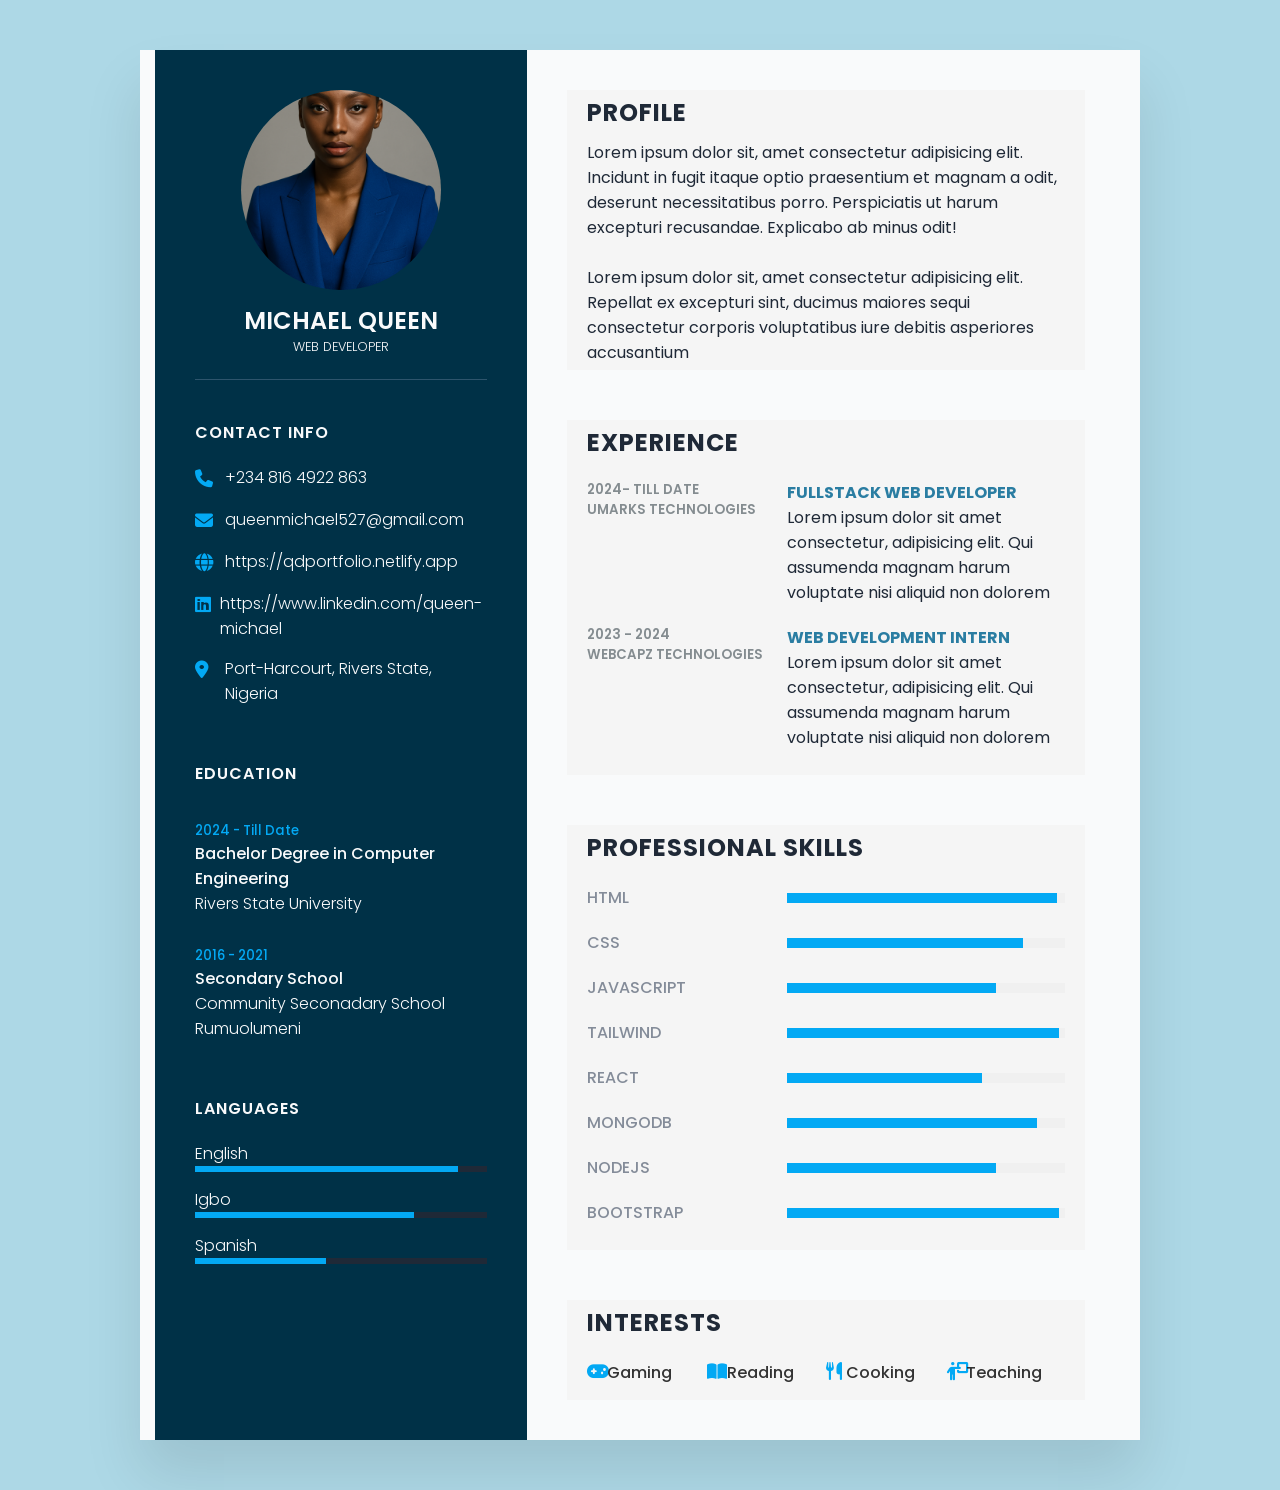
<file: cv.html>
<!DOCTYPE html>
<html lang="en">
  <head>
    <meta charset="UTF-8" />
    <meta name="viewport" content="width=device-width, initial-scale=1.0" />
    <title>Queen Michael.Cv</title>
    <link
      rel="stylesheet"
      href="https://cdnjs.cloudflare.com/ajax/libs/font-awesome/6.7.2/css/all.min.css"
    />
    <link rel="stylesheet" href="/assets/css/style.css" />
  </head>
  <body class="cv_body">
    <div class="container">
      <div class="left_side">
        <div class="profileText">
          <div class="imgBx">
            <img src="/assets/images/profileImg2.png" alt="" />
          </div>
          <h2>Michael Queen <br /><span>Web Developer</span></h2>
        </div>

        <div class="contactInfo">
          <div class="title">Contact Info</div>
          <ul>
            <li>
              <span class="icon"
                ><i class="fa-solid fa-phone" aria-hidden="true"></i
              ></span>
              <span class="text">+234 816 4922 863</span>
            </li>
            <li>
              <span class="icon"
                ><i class="fa-solid fa-envelope" aria-hidden="true"></i
              ></span>
              <span class="text">queenmichael527@gmail.com</span>
            </li>
            <li>
              <span class="icon"
                ><i class="fa-solid fa-globe" aria-hidden="true"></i
              ></span>
              <span class="text">https://qdportfolio.netlify.app</span>
            </li>
            <li>
              <span class="icon"
                ><i class="fa-brands fa-linkedin" aria-hidden="true"></i
              ></span>
              <span class="text">https://www.linkedin.com/queen-michael</span>
            </li>
            <li>
              <span class="icon"
                ><i class="fa-solid fa-location-dot" aria-hidden="true"></i
              ></span>
              <span class="text">Port-Harcourt, Rivers State, Nigeria</span>
            </li>
          </ul>
        </div>

        <div class="contactInfo education">
          <div class="title">Education</div>
          <ul>
            <li>
              <h5>2024 - Till Date</h5>
              <h4>Bachelor Degree in Computer Engineering</h4>
              <h4>Rivers State University</h4>
            </li>
            <li>
              <h5>2016 - 2021</h5>
              <h4>Secondary School</h4>
              <h4>Community Seconadary School Rumuolumeni</h4>
            </li>
          </ul>
        </div>

        <div class="contactInfo language">
          <div class="title">Languages</div>
          <ul>
            <li>
              <span class="text">English</span>
              <span class="percent">
                <div style="width: 90%"></div>
              </span>
            </li>
            <li>
              <span class="text">Igbo</span>
              <span class="percent">
                <div style="width: 75%"></div>
              </span>
            </li>
            <li>
              <span class="text">Spanish</span>
              <span class="percent">
                <div style="width: 45%"></div>
              </span>
            </li>
          </ul>
        </div>
      </div>
      <div class="right_side">
        <div class="about">
          <h2 class="title2">Profile</h2>
          <p>
            Lorem ipsum dolor sit, amet consectetur adipisicing elit. Incidunt
            in fugit itaque optio praesentium et magnam a odit, deserunt
            necessitatibus porro. Perspiciatis ut harum excepturi recusandae.
            Explicabo ab minus odit! <br /><br />
            Lorem ipsum dolor sit, amet consectetur adipisicing elit. Repellat
            ex excepturi sint, ducimus maiores sequi consectetur corporis
            voluptatibus iure debitis asperiores accusantium
          </p>
        </div>
        <div class="about">
          <h2 class="title2">Experience</h2>
          <div class="box">
            <div class="year_company">
              <h5>2024- Till Date</h5>
              <h5>Umarks Technologies</h5>
            </div>
            <div class="text">
              <h4>Fullstack Web Developer</h4>
              <p>
                Lorem ipsum dolor sit amet consectetur, adipisicing elit. Qui
                assumenda magnam harum voluptate nisi aliquid non dolorem
              </p>
            </div>
          </div>
          <div class="box">
            <div class="year_company">
              <h5>2023 - 2024</h5>
              <h5>Webcapz Technologies</h5>
            </div>
            <div class="text">
              <h4>Web Development intern</h4>
              <p>
                Lorem ipsum dolor sit amet consectetur, adipisicing elit. Qui
                assumenda magnam harum voluptate nisi aliquid non dolorem
              </p>
            </div>
          </div>
        </div>
        <div class="about skills">
          <h2 class="title2">Professional Skills</h2>
          <div class="box">
            <h4>Html</h4>
            <div class="percent">
              <div style="width: 97%"></div>
            </div>
          </div>
          <div class="box">
            <h4>Css</h4>
            <div class="percent">
              <div style="width: 85%"></div>
            </div>
          </div>
          <div class="box">
            <h4>Javascript</h4>
            <div class="percent">
              <div style="width: 75%"></div>
            </div>
          </div>
          <div class="box">
            <h4>Tailwind</h4>
            <div class="percent">
              <div style="width: 98%"></div>
            </div>
          </div>
          <div class="box">
            <h4>React</h4>
            <div class="percent">
              <div style="width: 70%"></div>
            </div>
          </div>
          <div class="box">
            <h4>MongoDB</h4>
            <div class="percent">
              <div style="width: 90%"></div>
            </div>
          </div>
          <div class="box">
            <h4>NodeJs</h4>
            <div class="percent">
              <div style="width: 75%"></div>
            </div>
          </div>
          <div class="box">
            <h4>Bootstrap</h4>
            <div class="percent">
              <div style="width: 98%"></div>
            </div>
          </div>
        </div>

        <div class="about Interest">
          <h2 class="title2">Interests</h2>
          <ul>
            <li>
              <i class="fa-solid fa-gamepad" aria-hidden="true"></i>Gaming
            </li>
            <li>
              <i class="fa-solid fa-book-open" aria-hidden="true"></i>Reading
            </li>
            <li>
              <i class="fa-solid fa-utensils" aria-hidden="true"></i>Cooking
            </li>
            <li>
              <i class="fa-solid fa-person-chalkboard" aria-hidden="true"></i
              >Teaching
            </li>
          </ul>
        </div>
      </div>
    </div>
  </body>
</html>
</file>
<file: assets/css/style.css>
@import url("https://fonts.googleapis.com/css2?family=Poppins:ital,wght@0,100;0,200;0,300;0,400;0,500;0,600;0,700;0,800;0,900;1,100;1,200;1,300;1,400;1,500;1,600;1,700;1,800;1,900&display=swap");

* {
  margin: 0;
  padding: 0;
  box-sizing: border-box;
  font-family: "Poppins", sans-serif;
  text-decoration: none;
  list-style-type: none;
}
:root {
  --bg-color: #f9fafb;
  --bg-primary: #2563eb;
  --bg-secondary: #10b981;
  --text-color: #1f2937;
  --Highlight: #facc15;
}

body {
  width: 100%;
  background-color: var(--bg-color);
  color: var(--text-color);
  position: relative;
}

/* General nav */
#header {
  position: fixed;
  width: 100%;
  top: 0;
  left: 0;
  z-index: 999;
  transition: background-color 0.3s ease, backdrop-filter 0.3s ease;
  background: transparent;
}
#header.scrolled {
  background-color: rgba(225, 225, 255, 0.8);
  backdrop-filter: blur(10px);
  box-shadow: 0 2px 5px rgba(0, 0, 0, 0.1);
}
.navigation a {
  color: var(--text-color);
  transition: color 0.3s ease;
}
.navigation a:hover {
  color: var(--bg-primary);
}
.navigation {
  position: fixed;
  top: 0;
  left: 0;
  width: 100%;
  padding: 1rem 5%;
  background-color: rgba(225, 225, 255, 0.1);
  display: flex;
  justify-content: space-between;
  align-items: center;
  backdrop-filter: blur(10px);
  -webkit-backdrop-filter: blur(10px);
  z-index: 1000;
  border-bottom: 1px solid rgba(225, 225, 255, 0.2);
  transition: background 0.3s ease-in-out;
}
.navigation .logo,
.navigation .logo span {
  font-size: 1.5rem;
  font-weight: 600;
}

/* Desktop nav */
.navigation_nav {
  display: flex;
  gap: 2rem;
}
.navigation_nav a {
  font-size: 18px;
  text-decoration: none;
}

/* Hamburger icon (hidden on desktop) */
.hamburger {
  display: none;
  cursor: pointer;
}
.hamburger i {
  font-size: 1.8rem;
  color: var(--bg-primary);
}

/* Mobile nav */
.mobile-nav {
  display: none;
  flex-direction: column;
  position: absolute;
  top: 0;
  left: 0;
  width: 100%;
  background: rgba(255, 255, 255, 0.95);
  z-index: 1000;
  padding: 1rem;
  animation: slideDown 0.3s ease-in-out forwards;
}
.mobile-nav-header {
  display: flex;
  justify-content: space-between;
  align-items: center;
  margin-bottom: 1rem;
  /* border-bottom: 1px solid #ccc; */
}

.mobile-nav a {
  display: block;
  width: 100%;
  padding: 1rem;
  text-align: left;
  border-bottom: 1px solid #ccc;
  color: #333;
  font-weight: 600;
}

.hamburger {
  display: none;
  cursor: pointer;
}

.close-mobile-nav {
  font-size: 2rem;
  cursor: pointer;
}
.mobile-nav a {
  margin: 1rem 0;
  font-size: 1.2rem;
  color: var(--bg-primary);
  text-decoration: none;
}
.close-mobile-nav {
  position: absolute;
  top: 1rem;
  right: 1.5rem;
  font-size: 2rem;
  color: #333;
  cursor: pointer;
}

.Hero {
  background-color: var(--bg-color);
  width: 100%;
  height: 100vh;
  display: flex;
  flex-wrap: wrap; /* helps prevent overflow on smaller screens */
  justify-content: center;
  align-items: center;
  padding: 5px 20px;
  gap: 1rem;
  overflow: hidden;
  margin-top: 15px;
}

.Hero-txt {
  width: 40%;
}

.Hero-txt h1 {
  font-size: 40px;
  padding: 3px 10px;
  color: #1f2937;
}
.Hero-txt .text-animate {
  position: relative;
  width: 32.8rem;
}
.Hero-txt .text-animate h3 {
  font-size: 30px;
  font-weight: 700;
}

.Hero-txt .text-animate h3 span {
  position: relative;
}

.Hero-txt .text-animate h3 span::before {
  content: "Techprenuer";
  color: var(--bg-secondary);
  animation: words 20s infinite;
}
.Hero-txt .text-animate h3 span::after {
  content: "";
  position: absolute;
  width: calc(100% + 8px);
  height: 100%;
  background-color: var(--bg-color);
  right: -8px;
  animation: cursor 0.8s infinite, typing 20s steps(14) infinite;
  border-left: 2px solid var(--main-color);
}

.Hero-txt h3 {
  font-size: 25px;
  font-weight: 500;
  padding: 3px 10px;
}

.Hero-txt p {
  font-size: 1.2rem;
  font-weight: 400;
  padding: 3px 10px;
  line-height: 30px;
}

.Hero-txt .btn {
  color: white;
  background: #000;
  border-radius: 10px;
  padding: 10px;
  border: none;
  font-size: 18px;
  margin: 30px 10px;
  cursor: pointer;
}
.Hero-txt .btn a {
  color: white;
  cursor: pointer;
}

.home-sci {
  width: 170px;
  position: relative;
  padding: 3px 5px;
  bottom: 8%;
  display: flex;
  justify-content: space-between;
}

.home-sci a {
  position: relative;
  display: inline-flex;
  justify-content: center;
  align-items: center;
  width: 40px;
  height: 40px;
  background-color: transparent;
  border: 2px solid var(--bg-secondary);
  border-radius: 50%;
  font-size: 25px;
  color: var(--bg-secondary);
  z-index: 1;
  overflow: hidden;
  transition: 0.5s;
}

.home-sci a:hover {
  color: var(--text-color);
}

.home-sci a::before {
  content: "";
  position: absolute;
  top: 0;
  left: 0;
  width: 0;
  height: 100%;
  background-color: var(--bg-secondary);
  z-index: -1;
  transition: 0.5s;
}

.home-sci a:hover:before {
  width: 100%;
}

.hero-images {
  display: flex;
  justify-content: space-evenly;
  align-items: center;
  width: 50%;
  flex-wrap: wrap;
}

.hero-images .my_pic {
  width: 55%;
  display: flex;
  align-items: center;
  position: relative;
  background-size: contain;
}

.hero-images .my_pic img {
  width: 100%;
}
.tech-icon {
  position: absolute;
  width: 50px;
  height: 50px;
  object-fit: contain;
  z-index: 1;
  transition: transform 0.3s ease;
}
/* Positions for different icons */
.react-icon {
  top: 200px;
  right: 40%;
}
.tailwind-icon {
  top: 300px;
  left: 50%;
}
.node-icon {
  top: 30px;
  right: -50%;
}
.about {
  width: 100%;
  padding: 5px 20px;
  background-color: whitesmoke;
}
.about_intro {
  width: 90%;
  margin: 0 auto;
  text-align: center;
  padding-top: 10px;
}
.about_intro h1 {
  font-size: 35px;
  font-weight: bolder;
  max-width: 100%;
  margin: 0 auto;
  text-align: center;
}
.about_intro p {
  font-size: 1.2rem;
  font-weight: 400;
  padding: 0 10px;
  line-height: 30px;
  color: var(--text-color);
  margin: 0 auto;
  text-align: center;
  max-width: 100%;
}
.about_con {
  width: 90%;
  margin: 0 auto;
  display: flex;
  gap: 4%;
}

.about_txt {
  width: 49%;
  padding-top: 10px;
  padding-bottom: 5px;
}
.about_txt h3 {
  font-size: 25px;
  padding-bottom: 10px;
}
.about_txt p {
  font-size: 1.2rem;
  line-height: 1.6;
  color: var(--text-color);
  padding: 3px 0;
  margin: 0 auto;
  text-align: left;
  max-width: 100%;
}
.about_txt img {
  width: 40%;
  padding-left: 5px;
}
.skill_con {
  width: 45%;
  border-radius: 10px;
  background-color: white;
  padding: 10px 10px 10px 10px;
  box-shadow: 0 4px 10px rgba(0, 123, 255, 0.6);
}
.skill_con h3 {
  text-align: center;
  font-size: 25px;
  padding-bottom: 25px;
}
.skill_con .skill_content {
  display: grid;
  gap: 1rem;
  grid-template-columns: repeat(auto-fit, minmax(120px, 1fr));
}
.skill_con .skill_content div {
  display: flex;
  align-items: center;
  padding-left: 0.2rem;
  padding-right: 0.2rem;
  padding-top: 0.5rem;
  background: white;
  gap: 1;
  border-radius: 8px;
  box-shadow: 0 4px 10px rgba(0, 123, 255, 0.6);
  transition: transform 0.2s ease;
}
.skill_con .skill_content div:hover {
  transform: scale(1.05);
}

.skill_con .skill_content div img {
  width: 40px;
  height: 40px;
  object-fit: contain;
  margin-bottom: 0.5rem;
}

.skill_con .skill_content div span {
  font-size: 18px;
  font-weight: 500;
}

.more_about {
  width: 90%;
  margin: 0 auto;
  margin-top: 30px;
}
.more_about h3 {
  font-size: 25px;
  padding-bottom: 20px;
}
.more_about p {
  font-size: 19px;
  padding-bottom: 20px;
}
.project {
  width: 100%;
  background-color: var(--text-color);
}

.project .project_con {
  width: 90%;
  margin: 0 auto;
}
.project .project_con .project_title {
  display: flex;
  padding-top: 20px;
  padding-bottom: 15px;
  margin-left: 20px;
  color: var(--bg-color);
  /* border-bottom: 0.2rem solid var(--bg-primary); */
}
.project .project_con .project_content {
  display: grid;
  gap: 5px;
  padding-top: 30px;
  grid-template-columns: repeat(auto-fit, minmax(200px, 1fr));
}
.project .project_con .project_content .project_item {
  display: flex;
  flex-direction: column;
  border-radius: 8px;
  margin-left: 4%;
  margin-bottom: 4%;
}

.project .project_con .project_content .project_item img {
  overflow: hidden;
  width: 100%;
  border-top-right-radius: 8px;
  border-top-left-radius: 8px;
}

.project .project_con .project_content .project_item .project_txt {
  width: 100%;
  background-color: peachpuff;
  border-bottom-right-radius: 8px;
  border-bottom-left-radius: 8px;
  padding: 10px;
}

.project .project_con .project_content .project_item .project_txt p {
  line-height: 30px;
  font-size: 1.2rem;
  padding: 10px 5px;
  color: var(--text-color);
}
.project .project_con .project_content .project_item .project_txt .project_btn {
  display: flex;
  align-items: center;
  padding: 1rem;
  gap: 2%;
}
.project
  .project_con
  .project_content
  .project_item
  .project_txt
  .project_btn
  button {
  /* width: 30%; */
  padding: 1rem;
  height: 40px;
  object-fit: contain;
  font-size: 19px;
  color: white;
  background-color: var(--bg-primary);
  border: none;
  border-radius: 8px;
  gap: 1%;
  cursor: pointer;
}
.project
  .project_con
  .project_content
  .project_item
  .project_txt
  .project_btn
  .livebtn {
  display: flex;
  justify-content: center;
  align-items: center;
}

.project
  .project_con
  .project_content
  .project_item
  .project_txt
  .project_btn
  .livebtn
  a {
  display: flex;
  justify-content: center;
  align-items: center;
  color: var(--bg-color);
}
.project
  .project_con
  .project_content
  .project_item
  .project_txt
  .project_btn
  button:nth-child(2) {
  background-color: black;
  display: flex;
  justify-content: center;
  align-items: center;
}
.project
  .project_con
  .project_content
  .project_item
  .project_txt
  .project_btn
  button:nth-child(2)
  a {
  background-color: black;
  display: flex;
  justify-content: center;
  align-items: center;
  color: white;
}
.project
  .project_con
  .project_content
  .project_item
  .project_txt
  .project_btn
  button
  img {
  width: 30px;
}

/* Tesimonial section */
.container {
  max-width: 1170px;
  margin: auto;
  padding: 0 15px;
}
.section-header {
  text-align: center;
  margin-bottom: 50px;
}

.section-header .title {
  font-weight: 35px;
  font-weight: 600;
  text-transform: capitalize;
  color: var(--text-color);
  line-height: 1.2;
}
.Testimonials {
  padding: 100px 0;
  background: var(--bg-color);
}
.testimonials-item {
  padding: 30px;
  border-radius: 30px;
  box-shadow: 0 4px 4px #e5e7eb;
  background-color: hsl(0, 0%, 100%);
}
.testimonials-item .info {
  display: flex;
  align-items: center;
}
.testimonials-item img {
  max-width: 100px;
  height: 100px;
  object-fit: cover;
  border: 2px solid seagreen;
  transition: 0.3s;
  border-radius: 50%;
  margin-right: 20px;
  vertical-align: middle;
}
.testimonials-item .name {
  font-size: 24px;
  text-transform: capitalize;
  font-weight: 600;
  color: var(--text-color);
  line-height: 1.2;
}
.testimonials-item .job {
  text-transform: capitalize;
  color: hsl(0, 0%, 40%);
}
.testimonials-item p {
  margin-top: 20px;
  color: hsl(0, 0%, 40%);
}
.testimonials-item .rating {
  margin-top: 15px;
  font-size: 14px;
  /* color: hsl(36, 88%, 66%); */
  color: var(--Highlight);
}
.Testimonials .swiper-pagination {
  position: relative;
  margin-top: 40px;
  bottom: auto;
}
.swiper-wrapper {
  padding-bottom: 20px;
}
.Testimonials .swiper-pagination-bullet {
  height: 10px;
  width: 10px;
  background-color: var(--Highlight);
}

/* CONTACT SECTION */
.contact {
  padding: 100px 0;
  overflow: hidden;
  background: var(--text-color);
}
.contact .container {
  display: flex;
  flex-wrap: wrap;
  gap: 4rem;
  grid-template-columns: repeat(2, minmax(min-content, 35rem));
  grid-template-rows: repeat(5, min-content);
  /* background: var(--bg-color); */
  border-radius: 0.4rem;
  justify-content: center;
  align-items: flex-start;
}
.contact .container h3 {
  font-size: 1.5rem;
  font-weight: 600;
  text-transform: capitalize;
  color: seagreen;
  line-height: 1.2;
}
.contact .container p {
  margin-top: 10px;
  color: hsl(0, 0%, 100%);
}
.contact-icon {
  display: flex;
  gap: 1rem;
  margin-top: 10px;
}

.contact-icon a .fa-brands {
  width: 2rem;
  font-size: 1.5rem;
  color: var(--bg-primary);
}

.contact-icon img:nth-child(2) {
  width: 2rem;
}
.container-mail {
  margin: 0 auto;
  width: 100%;
  grid-column: 2/3;
  grid-row: 2/6;
  max-width: 500px;
  height: auto;
  display: flex;
  justify-content: center;
  align-items: center;
  margin-bottom: 4rem;
}
.mail {
  position: relative;
  top: 10rem;
  left: -8rem;
}
.mail_top {
  position: absolute;
  top: -5.7rem;
  width: 0;
  height: 0;
  border-right: 8rem solid transparent;
  border-left: 8rem solid transparent;
  border-bottom: 5.8rem solid var(--bg-primary);
  z-index: 0;
}
.mail_top.closed {
  transition: transform 0.6s 0.8s, z-index 0.2s 0.4s;
  z-index: 2;
  transition-delay: 0.5s;
  transform-origin: bottom left;
  transform: rotate3d(1, 0, 0, 180deg);
}
.mail_back {
  position: absolute;
  background: var(--bg-primary);
  width: 16rem;
  height: 10rem;
  box-shadow: 0 0.1rem 1rem rgba(0, 0, 0, 0.3);
}
.mail_left {
  position: absolute;
  width: 0;
  height: 0;
  border-left: 8rem solid var(--bg-primary);
  border-top: 5rem solid transparent;
  border-bottom: 5rem solid transparent;
}
.mail_right {
  position: absolute;
  left: 8rem;
  width: 0;
  height: 0;
  border-right: 8rem solid var(--bg-primary);
  border-top: 5rem solid transparent;
  border-bottom: 5rem solid transparent;
}
.mail_bottom {
  position: absolute;
  top: 1.92rem;
  width: 0;
  height: 0;
  border-right: 8rem solid transparent;
  border-left: 8rem solid transparent;
  border-bottom: 5.08rem solid var(--bg-primary);
}

.mail_letter {
  position: absolute;
  top: -4rem;
  left: 2rem;
  width: 12rem;
  height: 9rem;
  background: var(--bg-color);
  box-shadow: 0 0 0.8rem rgba(0, 0, 0, 0.15);
  overflow: hidden;
  transition: all 0.8s ease;
}
.mail_letter.move {
  transform: translateY(45px);
}
.mail_letter * {
  background: #e0e0e0;
}
.mail_letter-square {
  position: absolute;
  top: 3rem;
  left: 1rem;
  width: 3.8rem;
  height: 4rem;
}
.mail_letter-square::before {
  content: "";
  position: absolute;
  top: -2rem;
  width: 10rem;
  height: 1.5rem;
  background: inherit;
}
.mail_letter-lines {
  top: 4.9rem;
  left: 5.8rem;
}
.mail_letter-lines,
.mail_letter-lines::before,
.mail_letter-lines::after {
  content: "";
  position: absolute;
  width: 5rem;
  height: 0.3rem;
  background: #e0e0e0;
}
.mail_letter-lines::before {
  top: -1rem;
}
.mail_letter-lines::after {
  top: 1rem;
}
.contact-form {
  width: 100%;
  max-width: 500px;
  left: 0;
  border-radius: 10px;
  padding: 20px 10px;
  background: rgb(239, 238, 238);
  margin-top: 2rem;
}
.contact-form h3 {
  grid-row: 1/2;
  grid-column: 1/4;
  padding: 1rem;
  color: var(--text-color);
  border-radius: 0.4rem 0.4rem 0 0;
  font-weight: 700;
}
.contact-form form {
  padding: 10px 20px;
}
.contact-form form div {
  margin-top: 10px;
}
.contact-form form div label {
  font-weight: 600;
}
.contact-form form div.active label {
  transform: translateY(-2.2rem);
  visibility: visible;
  font-size: 1.3rem;
  color: var(--bg-primary);
}

.contact-form form div input {
  resize: none;
  font-weight: 400;
  width: 100%;
  height: 40px;
  border: none;
  margin: 0.5rem 0;
  padding: 5px 10px;
}
.contact-form form div input:focus {
  outline: none;
  border-bottom: 2px solid #c1c1c1;
}
.contact-form form div input:focus:invalid {
  border-bottom: 2px solid var(--bg-primary);
}
.contact-form form div .message-box {
  font-size: 1rem;
  font-weight: 400;
  width: 100%;
  height: 90px;
  border: none;
  outline: none;
  margin: 0.5rem 0;
  padding: 5px 10px;
  resize: none;
}
.contact-form form div .message-box:focus {
  outline: none;
  border-bottom: 2px solid #c1c1c1;
}
.contact-form form div .message-box:focus:invalid {
  border-bottom: 2px solid var(--bg-primary);
}
.contact-form form .sendBtn {
  grid-column: 1/2;
  grid-row: 5/6;
  background: var(--bg-primary);
  color: #fff;
  border: none;
  font-size: 1rem;
  font-weight: 600;
  letter-spacing: 1px;
  padding: 10px 10px;
  cursor: pointer;
  border-radius: 0.4rem;
  box-shadow: 0 0.4rem 0.8rem rgba(0, 0, 0, 0.15);
  overflow: hidden;
  position: relative;
  transition: all 0.2s;
}
.contact-form form .sendBtn:focus {
  outline: 0;
}
.contact-form form .sendBtn:hover {
  background-color: #5162fe;
}
.contact-form form .sendBtn > * {
  transition: all 0.4s;
  transition-delay: 1s;
  display: inline-block;
}
.contact-form form .sendBtn--invisible {
  position: absolute;
  width: 100%;
  left: 0;
  top: 100%;
}
.contact-form form .sendBtn--invisible.visible {
  top: 11px;
}
.contact-form form .sendBtn--visible {
  display: flex;
  justify-content: center;
  align-items: center;
}
.contact-form form .sendBtn--visible.invisible {
  transform: translateY(200%);
}

/* CV page */
.cv_body {
  background-color: lightblue;
  display: flex;
  justify-content: center;
  align-items: center;
  min-height: 100vh;
}
.cv_body .container {
  position: relative;
  width: 100%;
  max-width: 1000px;
  min-height: 1000px;
  margin: 50px;
  background-color: var(--bg-color);
  display: grid;
  grid-template-columns: 1fr 2fr;
  box-shadow: 0 35px 55px rgba(0, 0, 0, 0.1);
}
.cv_body .container .left_side {
  position: relative;
  background-color: #003147;
  padding: 40px;
}
.cv_body .container .left_side .profileText {
  position: relative;
  display: flex;
  flex-direction: column;
  align-items: center;
  padding-bottom: 20px;
  border-bottom: 1px solid rgba(225, 225, 255, 0.2);
}
.cv_body .container .left_side .profileText .imgBx {
  position: relative;
  width: 200px;
  height: 200px;
  border-radius: 50%;
  overflow: hidden;
}
.cv_body .container .left_side .profileText .imgBx img {
  position: absolute;
  top: 0;
  left: 0;
  width: 100%;
  height: 100%;
  object-fit: cover;
}
.cv_body .container .left_side .profileText h2 {
  color: var(--bg-color);
  font-size: 1.5rem;
  margin-top: 20px;
  text-transform: uppercase;
  text-align: center;
  font-weight: 600;
  line-height: 1.4rem;
}
.cv_body .container .left_side .profileText h2 span {
  font-size: 0.8rem;
  font-weight: 300;
}
.contactInfo {
  padding-top: 40px;
}
.contactInfo .title {
  color: var(--bg-color);
  text-transform: uppercase;
  font-weight: 600;
  letter-spacing: 1px;
  margin-bottom: 20px;
}
.contactInfo ul {
  position: relative;
}
.contactInfo ul li {
  position: relative;
  display: flex;
  list-style: none;
  margin: 15px 0;
  cursor: pointer;
}
.contactInfo ul li .icon {
  display: inline-block;
  width: 30px;
  font-size: 18px;
  color: #03a9f4;
}
.contactInfo ul li span {
  color: var(--bg-color);
  font-weight: 300;
}
.contactInfo.education li {
  margin-bottom: 15px;
  display: inline-block;
}
.contactInfo.education h5 {
  color: #03a9f4;
  font-weight: 500;
}
.contactInfo.education h4:nth-child(2) {
  color: var(--bg-color);
  font-weight: 500;
}
.contactInfo.education h4 {
  color: var(--bg-color);
  font-weight: 300;
}
.contactInfo.language ul li {
  display: flex;
  flex-direction: column;
}
.contactInfo.language .percent {
  position: relative;
  width: 100%;
  height: 6px;
  background: var(--text-color);
  display: block;
}
.contactInfo.language .percent div {
  position: absolute;
  top: 0;
  left: 0;
  height: 100%;
  background: #03a9f4;
}
.cv_body .container .right_side {
  position: relative;
  background-color: var(--bg-color);
  padding: 40px;
}
.cv_body .container .right_side .about {
  margin-bottom: 50px;
}
.cv_body .container .right_side .about:last-child {
  margin-bottom: 0;
}
.title2 {
  color: var(--text-color);
  text-transform: uppercase;
  letter-spacing: 1px;
  margin-bottom: 10px;
}
.title2 p {
  color: #333;
}
.cv_body .container .right_side .about .box {
  display: flex;
  flex-direction: row;
  margin: 20px 0;
}
.cv_body .container .right_side .about .box .year_company {
  min-width: 200px;
}
.cv_body .container .right_side .about .box .year_company h5 {
  text-transform: uppercase;
  color: #848c90;
  font-weight: 600;
}
.cv_body .container .right_side .about .box .text h4 {
  text-transform: uppercase;
  color: #2a7da2;
  font-size: 16px;
}
.cv_body .container .right_side .about.skills .box {
  position: relative;
  width: 100%;
  display: grid;
  grid-template-columns: 200px 1fr;
  justify-content: center;
  align-items: center;
}
.cv_body .container .right_side .about.skills .box h4 {
  text-transform: uppercase;
  color: #848c99;
  font-weight: 500;
}
.cv_body .container .right_side .about.skills .box .percent {
  position: relative;
  width: 100%;
  height: 10px;
  background: #f0f0f0;
}
.cv_body .container .right_side .about.skills .box .percent div {
  position: absolute;
  top: 0;
  left: 0;
  height: 100%;
  background: #03a9f4;
}
.cv_body .container .right_side .about.Interest ul {
  display: grid;
  grid-template-columns: repeat(4, 1fr);
}
.cv_body .container .right_side .about.Interest ul li {
  list-style: none;
  color: #333;
  font-weight: 500;
  margin: 10px 0;
}
.cv_body .container .right_side .about.Interest ul li .fa-solid {
  color: #03a9f4;
  font-size: 18px;
  width: 20px;
}
@keyframes slideDown {
  from {
    transform: translateY(-100%);
    opacity: 0;
  }
  to {
    transform: translateY(0);
    opacity: 1;
  }
}

@keyframes cursor {
  to {
    border-left: 2px solid #112e42;
  }
}
@keyframes words {
  0%,
  20% {
    content: "Techprenuer";
  }
  21%,
  40% {
    content: "Web Developer";
  }
  41%,
  60% {
    content: "Project Manager";
  }
  61%,
  80% {
    content: "Tutor";
  }
  81%,
  100% {
    content: "Team Leader";
  }
}

@keyframes typing {
  10%,
  15%,
  30%,
  35%,
  50%,
  55%,
  70%,
  75%,
  90%,
  95% {
    width: 0;
  }
  5%,
  20%,
  25%,
  40%,
  45%,
  60%,
  65%,
  80%,
  85%,
  100% {
    width: calc(100% + 8px);
  }
}
@media (max-width: 1000px) {
  .cv_body .container {
    margin: 10px;
    grid-template-columns: repeat(1, 1fr);
  }
  .cv_body .container .right_side .about.Interest ul {
    grid-template-columns: repeat(2, 1fr);
  }
}
@media (max-width: 600px) {
  .cv_body .container .right_side .about .box {
    flex-direction: column;
  }
  .cv_body .container .right_side .about .box .year_company {
    margin-bottom: 5px;
  }
  .cv_body .container .right_side .about.Interest ul {
    grid-template-columns: repeat(1, 1fr);
  }
  .cv_body .container .right_side .about.skills .box {
    grid-template-columns: repeat(1, 1fr);
  }
}
@media (max-width: 480px) {
  h1 {
    font-size: 1.5rem;
  }

  h3 {
    font-size: 1rem;
  }

  p {
    font-size: 0.9rem;
  }

  .btn {
    padding: 0.8rem 1.5rem;
    font-size: 0.9rem;
  }
}

@media (min-width: 481px) and (max-width: 767px) {
  .desktop-nav {
    display: none;
  }

  .hamburger {
    display: block;
    font-size: 2rem;
    cursor: pointer;
  }

  .mobile-nav {
    display: flex;
    flex-direction: column;
    position: absolute;
    top: 0;
    left: 0;
    width: 100%;
    background: white;
    padding: 2rem;
    z-index: 100;
  }

  .mobile-nav a {
    width: 100%;
    padding: 1rem 0;
    text-align: left;
    font-size: 1.2rem;
  }

  .close-mobile-nav {
    font-size: 2rem;
    cursor: pointer;
    align-self: flex-end;
  }

  .my_pic {
    width: 100%;
    text-align: center;
  }
  .my_pic .main-pic {
    position: relative;
    width: 80%;
    z-index: 0;
  }
  .react-icon {
    top: 200px;
    right: 90%;
  }
  .tailwind-icon {
    top: 500px;
    left: 100%;
  }
  .node-icon {
    top: 2px;
    right: -10%;
  }
}
@media (max-width: 768px) and (max-width: 1024px) {
  .contact .container {
    flex-direction: column;
    padding: 1rem;
  }

  .contact-form {
    width: 100%;
    margin-top: 2rem;
  }

  .form-item input,
  .form-item textarea {
    width: 100%;
    font-size: 1rem;
  }

  .sendBtn {
    width: 100%;
    font-size: 1rem;
  }

  .container-mail {
    display: none;
  }

  .Hero {
    flex-direction: column;
    padding: 2rem 1rem;
  }

  .Hero-txt h1 {
    font-size: 2rem;
  }

  .hero-images {
    margin-top: 2rem;
    justify-content: center;
  }

  .my_pic {
    width: 100%;
    text-align: center;
  }

  .my_pic img.main-pic {
    width: 80%;
  }
  .react-icon {
    top: 120px;
    right: 80%;
  }
  .tailwind-icon {
    top: 450px;
    left: 100%;
  }
  .node-icon {
    top: 10px;
    right: -10%;
  }

  .about_con {
    flex-direction: column;
    gap: 2rem;
    padding: 1rem;
  }

  .about_txt,
  .skill_con {
    width: 100%;
  }

  .about_txt img {
    width: 80%;
    margin-top: 1rem;
  }

  .skill_content {
    display: grid;
    grid-template-columns: repeat(2, 1fr);
    gap: 1rem;
  }

  .navigation {
    position: fixed;
    top: 0;
    left: 0;
    width: 100%;
    padding: 1rem;
    background-color: rgba(255, 255, 255, 0.9);
    z-index: 999;
    display: flex;
    justify-content: space-between;
    align-items: center;
    box-shadow: 0 2px 5px rgba(0, 0, 0, 0.1);
  }
  .hamburger {
    display: block;
    font-size: 1.8rem;
    cursor: pointer;
    z-index: 1000;
  }

  .mobile-nav {
    position: fixed;
    top: 0;
    left: 0;
    width: 100%;
    height: 100vh;
    background-color: rgba(255, 255, 255, 0.95);
    display: flex;
    flex-direction: column;
    align-items: flex-start;
    padding: 2rem 1.5rem;
    transform: translateY(-100%);
    transition: transform 0.3s ease-in-out;
  }

  .mobile-nav.open {
    transform: translateY(0);
  }

  .mobile-nav .logo {
    font-size: 1.5rem;
    font-weight: bold;
    margin-bottom: 1.5rem;
  }

  .mobile-nav .close-mobile-nav {
    font-size: 2rem;
    font-weight: bold;
    color: #333;
    align-self: flex-end;
    cursor: pointer;
    margin-bottom: 2rem;
  }

  .mobile-nav a {
    width: 100%;
    padding: 1rem;
    text-align: left;
    font-size: 1.2rem;
    color: #333;
    border-bottom: 1px solid #ddd;
    text-decoration: none;
    transition: background-color 0.3s;
  }

  .mobile-nav a:hover {
    background-color: #f0f0f0;
  }

  .desktop-nav {
    display: none;
  }

  .Hero {
    flex-direction: column;
    height: auto;
    padding: 40px 2px;
  }
  .Hero .hero-images {
    width: 90%;
    align-items: center;
    justify-content: center;
    flex-direction: column;
    order: 2;
  }

  .Hero-txt {
    width: 90%;
    order: 1;
    margin-top: 40px;
  }

  .Hero-txt h1 {
    font-size: 25px;
  }

  .Hero-txt h3 {
    font-size: 20px;
  }

  .Hero-txt p {
    font-size: 1rem;
  }

  .hero-images {
    width: 100%;
    flex-direction: column;
    align-items: center;
    margin-top: 30px;
  }

  .hero-images .my_pic {
    width: 60%;
    justify-content: center;
  }

  .hero-images .my_pic .tech-icon {
    width: 60px;
    height: 60px;
  }
  .react-icon {
    top: 210px;
    right: 80%;
  }
  .tailwind-icon {
    top: 350px;
    left: 100%;
  }
  .node-icon {
    top: 10px;
    right: -10%;
  }
  .my_pic .main-pic {
    position: relative;
    z-index: 0;
  }

  .about_con {
    flex-direction: column;
    gap: 2rem;
  }
  .about_intro h1 {
    font-size: 20px;
    font-weight: 700;
    padding: 1rem 1.2rem;
  }
  .about_intro p {
    font-size: 1rem;
    padding: 1rem 1.2rem;
  }

  .about_txt,
  .skill_con {
    width: 100%;
  }

  .about_txt {
    margin-top: 20px;
    color: var(--text-color);
  }

  .about_txt img {
    width: 40%;
  }

  .skill_con {
    padding: 1rem;
  }

  .skill_con h3 {
    font-size: 22px;
  }

  .skill_con .skill_content {
    grid-template-columns: repeat(auto-fit, minmax(170px, 1fr));
  }

  .more_about {
    width: 95%;
  }

  .about_intro h1 {
    font-size: 28px;
  }

  .about_intro p,
  .about_txt p,
  .more_about p {
    font-size: 17px;
  }
  .project .project_con .project_title {
    justify-content: center;
    text-align: center;
    margin-left: 0;
  }

  .project .project_con .project_content {
    grid-template-columns: 1fr;
    padding-top: 20px;
  }

  .project .project_con .project_content .project_item {
    margin-left: 0;
    margin-bottom: 10%;
  }

  .project .project_con .project_content .project_item img {
    width: 100%;
    height: auto;
  }

  .project .project_con .project_content .project_item .project_txt p {
    font-size: 1rem;
    line-height: 1.6rem;
  }

  .project
    .project_con
    .project_content
    .project_item
    .project_txt
    .project_btn {
    flex-direction: row; /* keep buttons in a row */
    justify-content: space-between;
    flex-wrap: wrap; /* allows wrap if needed */
    gap: 10px;
    padding: 1rem 0.5rem;
  }

  .project
    .project_con
    .project_content
    .project_item
    .project_txt
    .project_btn
    button {
    flex: 1 1 auto;
    min-width: 45%;
    padding: 0.75rem;
    font-size: 16px;
    height: auto;
  }

  .project
    .project_con
    .project_content
    .project_item
    .project_txt
    .project_btn
    button
    img {
    width: 24px;
  }

  .mail {
    top: 3rem;
    left: 0;
    transform: scale(0.95);
  }

  .contact {
    padding: 60px 20px;
  }

  .contact .container {
    flex-direction: column;
    gap: 2rem;
    align-items: center;
  }

  .container-mail {
    display: none;
  }

  .contact-form {
    width: 100%;
    padding: 1rem;
    margin-top: 20px;
  }

  .contact-form h3 {
    text-align: center;
  }

  .sendBtn {
    padding: 5px 5px;
  }
}

@media (min-width: 1025px) and (max-width: 1280px) {
}

@media (min-width: 1281px) {
}

@media screen and (max-width: 768px) {
}

/* .mail {
  top: 3rem;
  left: 0;
  transform: scale(0.95);
}

.contact {
  padding: 60px 20px;
}

.contact .container {
  flex-direction: column;
  gap: 2rem;
  align-items: center;
}

.container-mail {
  display: none;
}

.contact-form {
  width: 100%;
  padding: 1rem;
  margin-top: 20px;
}

.contact-form h3 {
  text-align: center;
}

.sendBtn {
  padding: 5px 5px;
} */
/* .contact-icon {
    justify-content: center;
  } */
</file>
